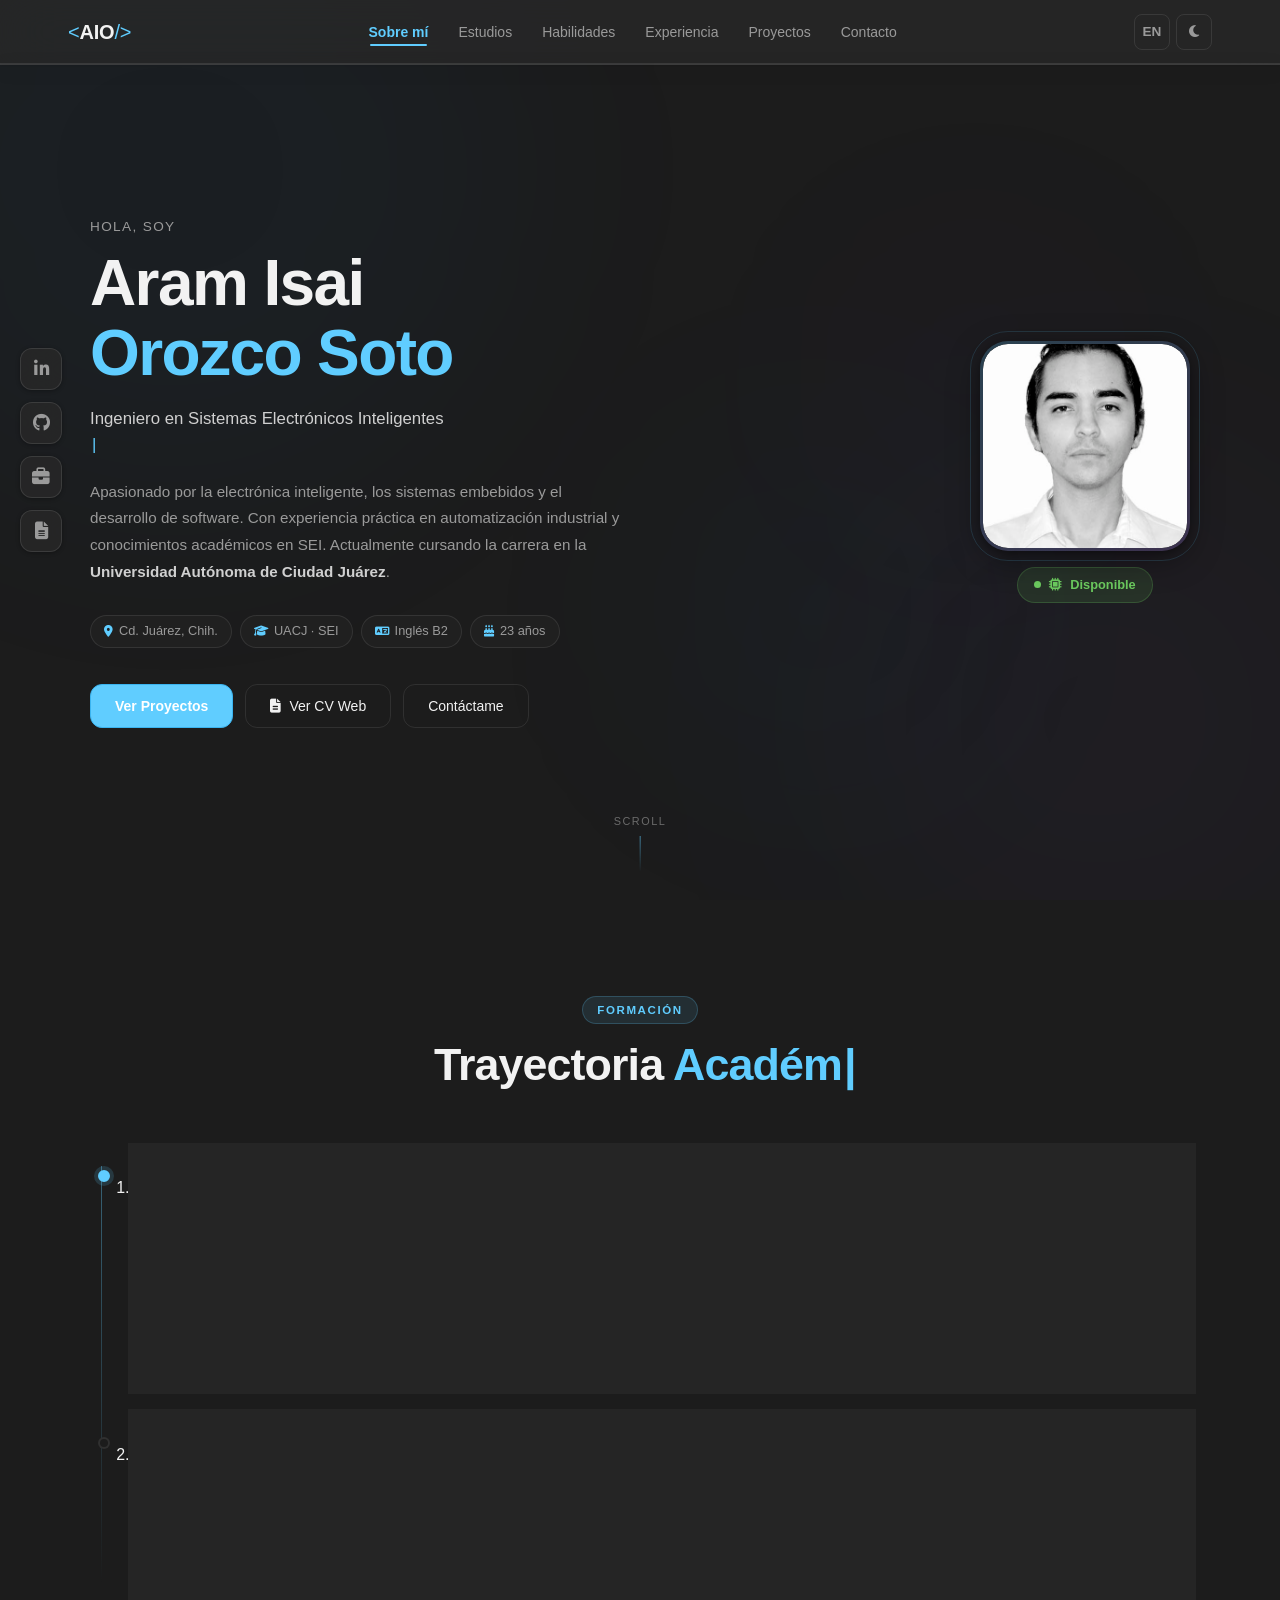
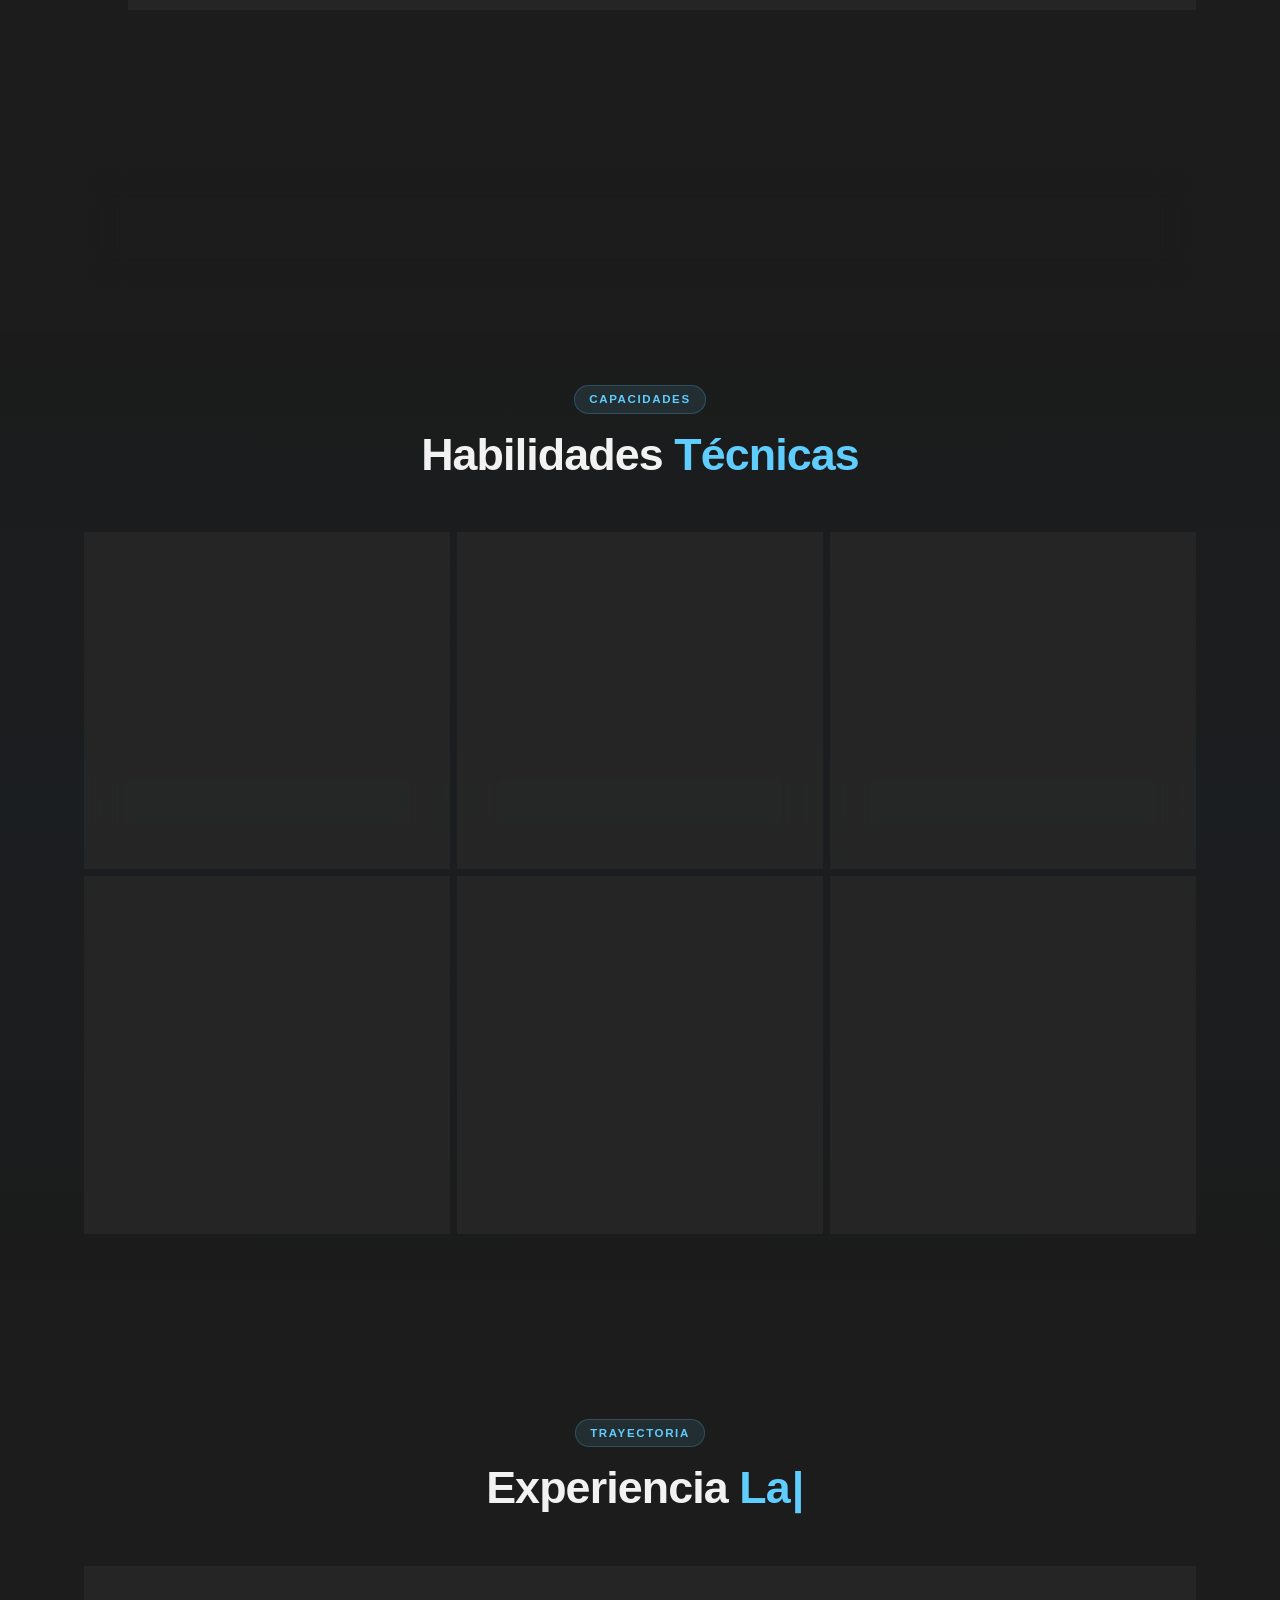
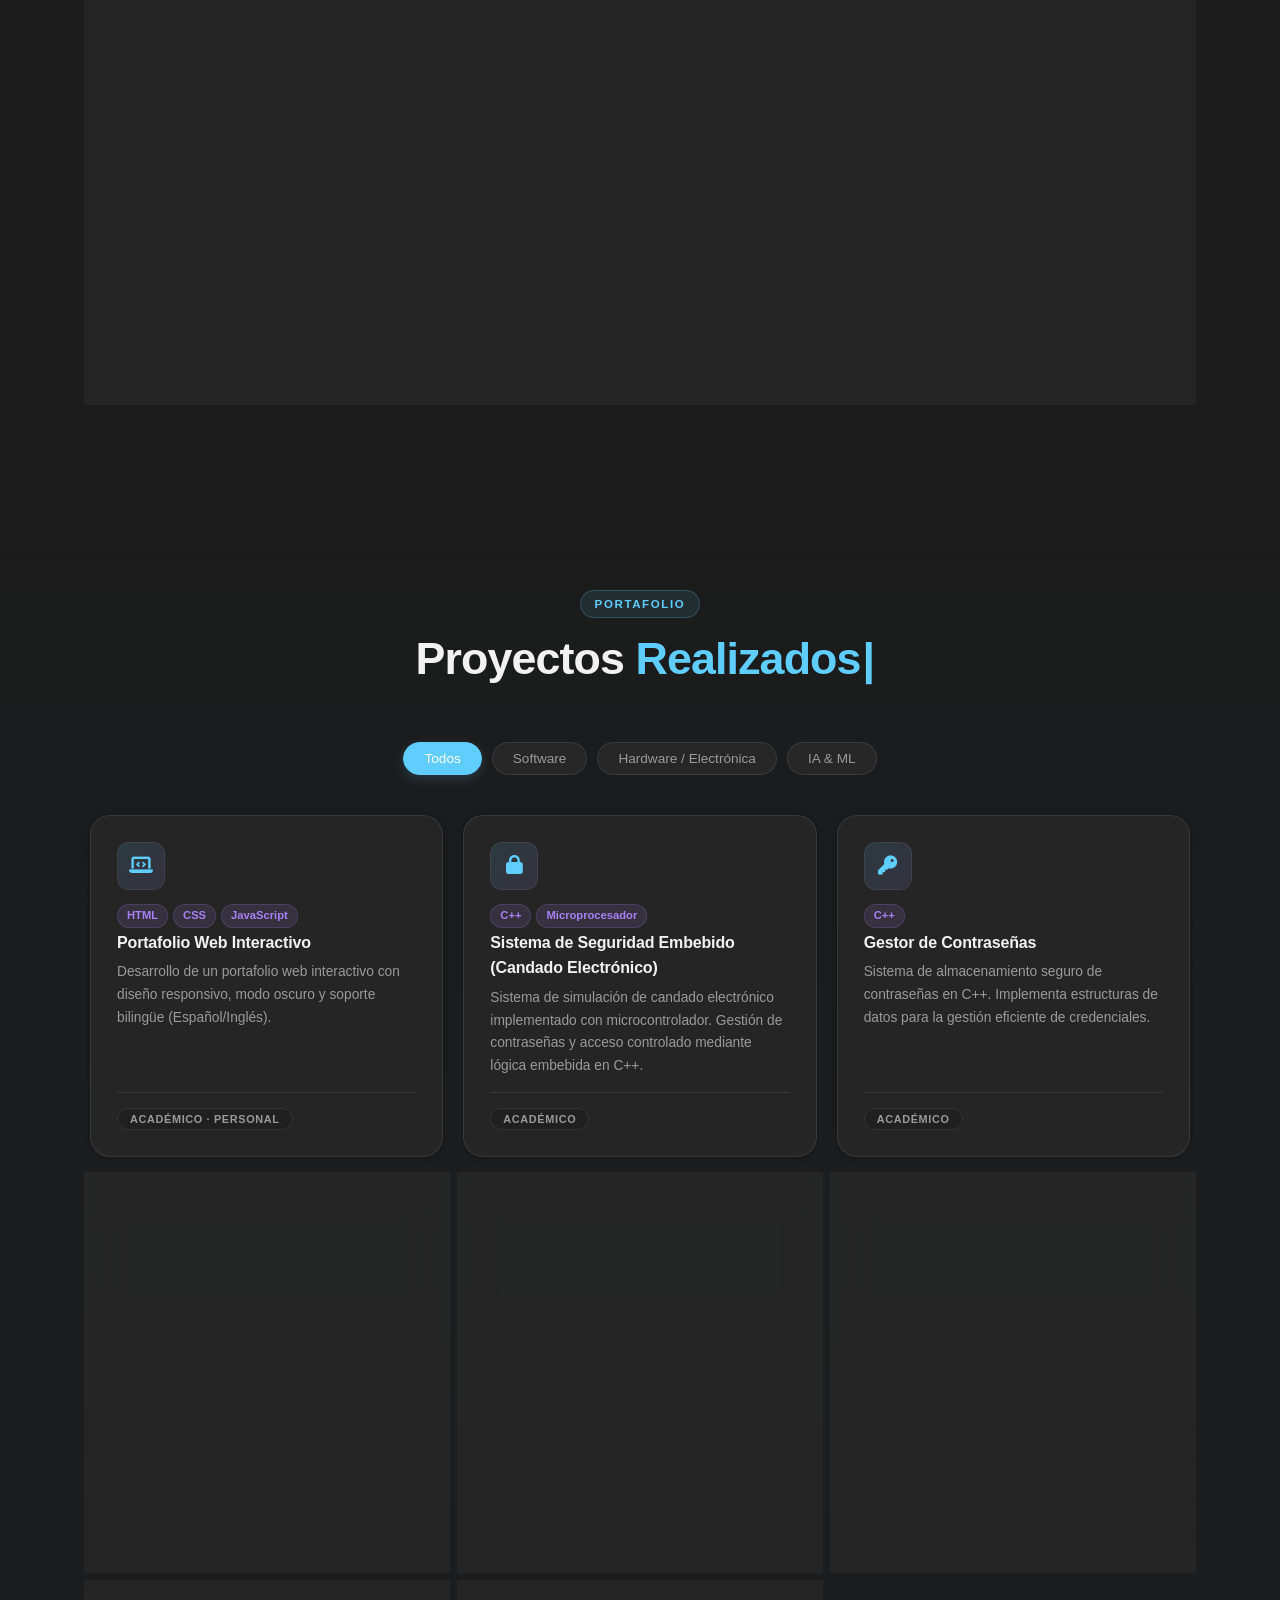
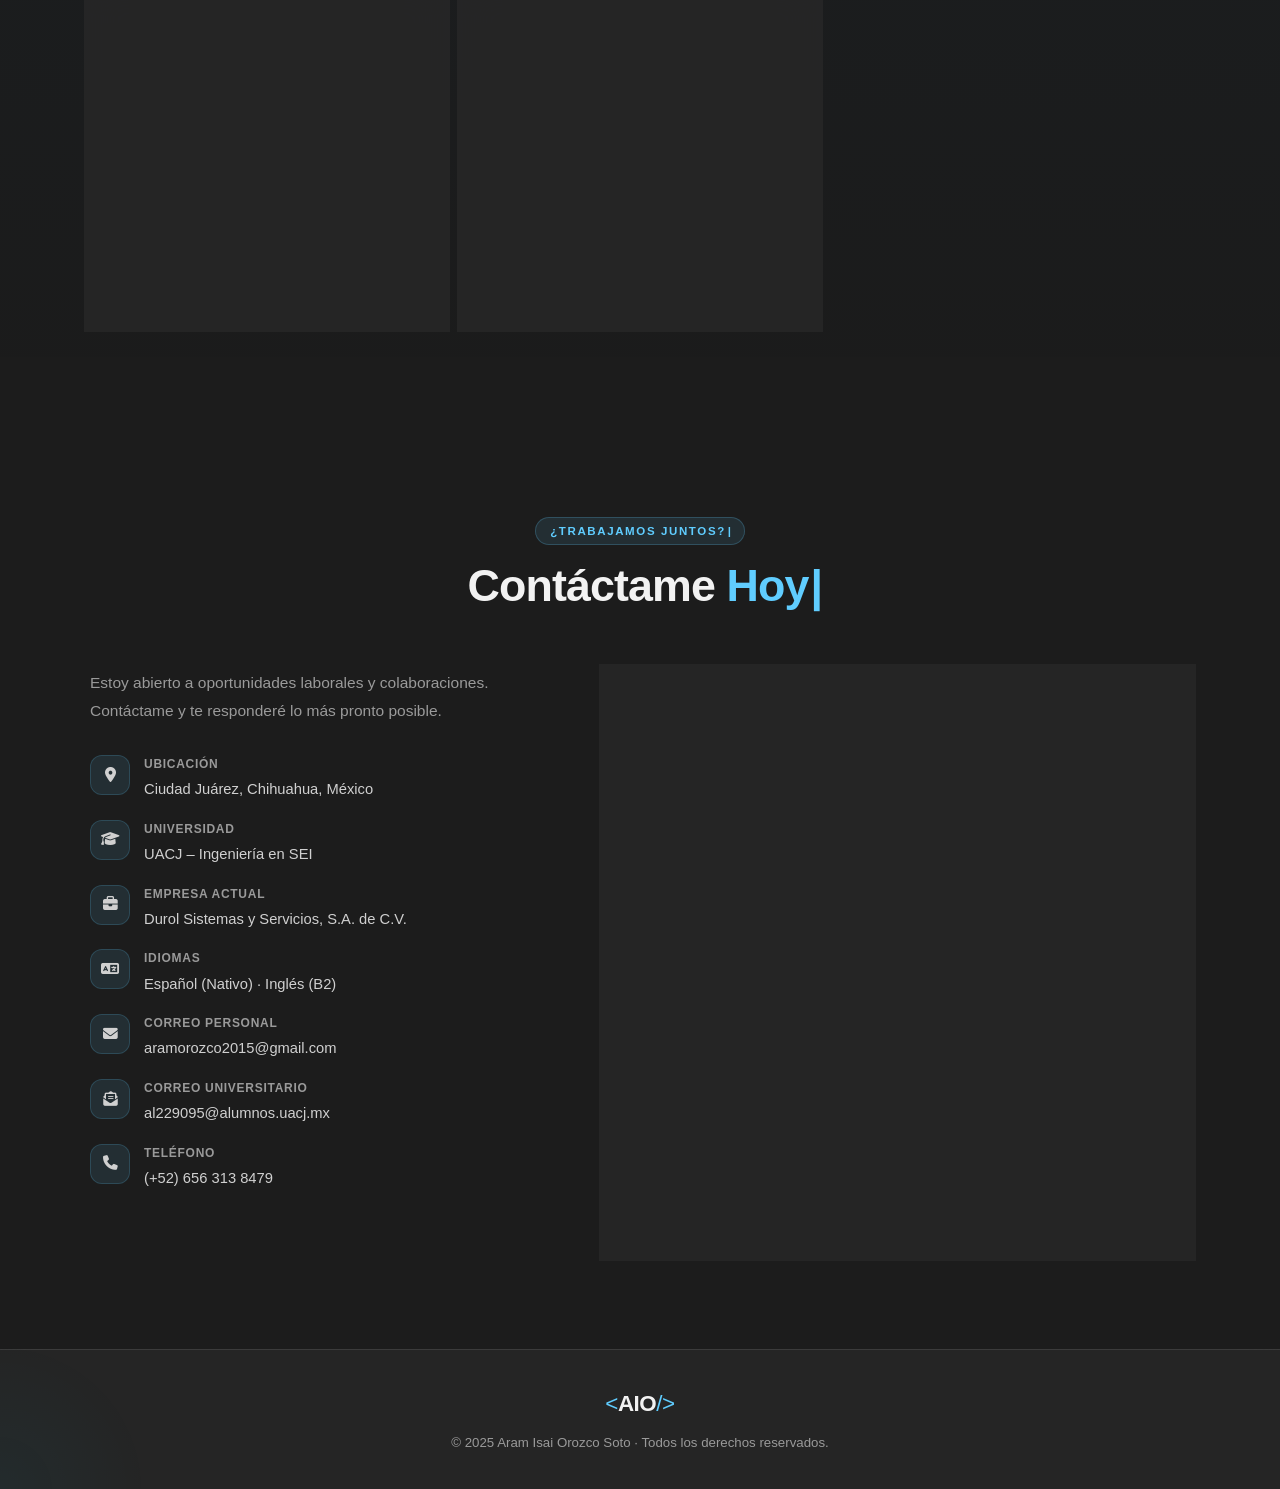
<file: index.html>
<!DOCTYPE html>
<html lang="es">

<head>
  <meta charset="UTF-8" />
  <meta name="viewport" content="width=device-width, initial-scale=1.0" />
  <title>Aram Isai Orozco Soto | Portafolio</title>
  <link rel="stylesheet" href="styles.css" />
  <link rel="stylesheet" href="https://cdnjs.cloudflare.com/ajax/libs/font-awesome/6.5.0/css/all.min.css" />
</head>

<body>
  <!-- PRELOADER -->
  <div id="preloader">
    <div class="preloader-content">
      <div class="logo-preloader">
        <span class="logo-bracket">&lt;</span>AIO<span class="logo-bracket">/&gt;</span>
      </div>
      <div class="loader-bar"></div>
    </div>
  </div>

  <!-- PROGRESS BAR -->
  <div id="scroll-progress"></div>

  <!-- SOCIAL SIDEBAR -->
  <aside class="social-sidebar">
    <a href="https://www.linkedin.com" target="_blank" aria-label="LinkedIn" class="social-side-link"
      data-tooltip="Perfil de LinkedIn">
      <i class="fab fa-linkedin-in"></i>
    </a>
    <a href="https://github.com/aramorozco2026-ops" target="_blank" aria-label="GitHub" class="social-side-link"
      data-tooltip="Repositorio de GitHub">
      <i class="fab fa-github"></i>
    </a>
    <a href="https://www.indeed.com" target="_blank" aria-label="Indeed" class="social-side-link"
      data-tooltip="Perfil de Indeed">
      <i class="fas fa-briefcase"></i>
    </a>
    <a href="cv.html" aria-label="Ver CV" class="social-side-link" title="Ver CV" data-tooltip="Ver CV">
      <i class="fas fa-file-alt"></i>
    </a>
  </aside>

  <!-- FONDO ANIMADO -->
  <div class="bg-orbs">
    <div class="orb orb-1"></div>
    <div class="orb orb-2"></div>
    <div class="orb orb-3"></div>
    <div class="orb orb-4"></div>
  </div>

  <!-- ==================== HEADER / NAV ==================== -->
  <header id="header">
    <div class="nav-container">
      <div class="logo">
        <span class="logo-bracket">&lt;</span>AIO<span class="logo-bracket">/&gt;</span>
      </div>

      <!-- NAV DESKTOP -->
      <nav>
        <ul id="nav-list">
          <li><a href="#sobre-mi" class="nav-link">Sobre mí</a></li>
          <li><a href="#estudios" class="nav-link">Estudios</a></li>
          <li><a href="#habilidades" class="nav-link">Habilidades</a></li>
          <li><a href="#experiencia" class="nav-link">Experiencia</a></li>
          <li><a href="#proyectos" class="nav-link">Proyectos</a></li>
          <li><a href="#contacto" class="nav-link">Contacto</a></li>
        </ul>
      </nav>

      <div class="nav-actions">
        <!-- LANG TOGGLE -->
        <button id="lang-toggle" aria-label="Cambiar idioma">
          <span id="lang-text">EN</span>
        </button>
        <!-- DARK/LIGHT TOGGLE -->
        <button id="theme-toggle" aria-label="Cambiar tema">
          <i class="fas fa-moon" id="theme-icon"></i>
        </button>
        <!-- HAMBURGUESA -->
        <button id="hamburger" aria-label="Menú" aria-expanded="false">
          <span></span><span></span><span></span>
        </button>
      </div>
    </div>

    <!-- MOBILE MENU -->
    <div id="mobile-menu" aria-hidden="true">
      <ul>
        <li><a href="#sobre-mi" class="mob-link">Sobre mí</a></li>
        <li><a href="#estudios" class="mob-link">Estudios</a></li>
        <li><a href="#habilidades" class="mob-link">Habilidades</a></li>
        <li><a href="#experiencia" class="mob-link">Experiencia</a></li>
        <li><a href="#proyectos" class="mob-link">Proyectos</a></li>
        <li><a href="#contacto" class="mob-link">Contacto</a></li>
      </ul>
    </div>
  </header>

  <main>

    <!-- ==================== HERO / SOBRE MÍ ==================== -->
    <section id="sobre-mi" class="hero-section">
      <div class="hero-inner">
        <div class="hero-text fade-in">
          <p class="hero-greeting">Hola, soy</p>
          <h1 class="hero-name typewriter">Aram Isai<br><span class="accent">Orozco Soto</span></h1>
          <p class="hero-title typewriter">Ingeniero en Sistemas Electrónicos Inteligentes<br>
            <span class="hero-sub">Técnico en Automatización y Integración Industrial · Desarrollador</span>
          </p>
          <p class="hero-desc">
            Apasionado por la electrónica inteligente, los sistemas embebidos y el desarrollo de software.
            Con experiencia práctica en automatización industrial y conocimientos académicos en SEI.
            Actualmente cursando la carrera en la <strong>Universidad Autónoma de Ciudad Juárez</strong>.
          </p>
          <div class="hero-tags">
            <span class="tag"><i class="fas fa-map-marker-alt"></i> Cd. Juárez, Chih.</span>
            <span class="tag"><i class="fas fa-graduation-cap"></i> UACJ · SEI</span>
            <span class="tag"><i class="fas fa-language"></i> Inglés B2</span>
            <span class="tag"><i class="fas fa-birthday-cake"></i> 23 años</span>
          </div>
          <div class="hero-ctas">
            <a href="#proyectos" class="btn-primary">Ver Proyectos</a>
            <a href="cv.html" class="btn-ghost"><i class="fas fa-file-alt"></i> Ver CV Web</a>
            <a href="#contacto" class="btn-ghost">Contáctame</a>
          </div>
        </div>

        <div class="hero-avatar fade-in delay-2">
          <div class="avatar-ring">
            <label for="avatar-upload" class="avatar-placeholder" id="avatar-container" style="cursor: pointer;"
              title="Haz clic para cambiar foto">
              <img id="user-avatar-img" src="perfil.JPG" alt="Avatar"
                style="display: block; width: 100%; height: 100%; object-fit: cover; border-radius: inherit;">
              <i class="fas fa-user" id="avatar-icon" style="display: none;"></i>
            </label>
            <input type="file" id="avatar-upload" accept="image/*" style="display: none;">
          </div>
          <div class="avatar-badge">
            <i class="fas fa-microchip"></i> Disponible
          </div>
        </div>
      </div>

      <div class="scroll-hint">
        <span>Scroll</span>
        <div class="scroll-line"></div>
      </div>
    </section>

    <!-- ==================== ESTUDIOS ==================== -->
    <section id="estudios" class="section">
      <div class="section-inner">
        <div class="section-header fade-in">
          <span class="section-label typewriter">Formación</span>
          <h2 class="section-title typewriter" data-en="Academic <span class='accent'>Trajectory</span>">Trayectoria
            <span class="accent">Académica</span>
          </h2>
        </div>

        <div class="timeline fade-in">
          <ol class="timeline-list">
            <li class="timeline-item active">
              <div class="timeline-dot"></div>
              <div class="glass-card timeline-card">
                <div class="tl-header">
                  <div>
                    <h3>Ingeniería en Sistemas Electrónicos Inteligentes (SEI)</h3>
                    <p class="tl-institute">Universidad Autónoma de Ciudad Juárez (UACJ)</p>
                  </div>
                  <span class="tl-badge current">En curso</span>
                </div>
                <p class="tl-period"><i class="fas fa-calendar-alt"></i> 2022 – Actualidad · 3 años completados</p>
                <p class="tl-desc">
                  Carrera enfocada en la implementación de sistemas electrónicos inteligentes para la solución
                  a problemas complejos de la ingeniería, aplicando la electrónica, diseño de
                  semiconductores, desarrollo de software, inteligencia artificial, la electromovilidad,
                  Internet de las cosas y tecnologías emergentes.
                </p>
                <div class="tl-skills">
                  <span>Sistemas Embebidos</span>
                  <span>Electrónica Analógica y Digital</span>
                  <span>Programación Avanzada</span>
                  <span>Machine Learning</span>
                  <span>Diseño de Circuitos</span>
                  <span>Matemática para IA</span>
                  <span>IoT</span>
                </div>
              </div>
            </li>
            <li class="timeline-item">
              <div class="timeline-dot"></div>
              <div class="glass-card timeline-card">
                <div class="tl-header">
                  <div>
                    <h3>Preparatoria</h3>
                    <p class="tl-institute">Colegio Alejandro Magno</p>
                  </div>
                  <span class="tl-badge">Completado</span>
                </div>
                <p class="tl-period"><i class="fas fa-calendar-alt"></i> 2017 - 2020</p>
                <p class="tl-desc">Formación media superior con orientación hacia ciencias exactas e ingeniería.</p>
              </div>
            </li>
          </ol>
        </div>
      </div>
    </section>

    <!-- ==================== BANNER CV ==================== -->
    <section class="section section-cv-download" style="padding: 40px 28px 0px;">
      <div class="section-inner">
        <div class="glass-card cv-banner-card fade-in">
          <div class="cv-banner-content">
            <div class="cv-icon-box">
              <i class="fas fa-address-card"></i>
            </div>
            <div class="cv-text-box">
              <h3>¿Quieres ver mi perfil completo?</h3>
              <p>Puedes consultar mi currículum interactivo en versión web y exportarlo a PDF desde allí.</p>
            </div>
            <div class="cv-banner-buttons">
              <a href="cv.html" class="btn-primary">
                <i class="fas fa-eye"></i> Ver CV Web
              </a>
            </div>
          </div>
        </div>
      </div>
    </section>

    <!-- ==================== HABILIDADES ==================== -->
    <section id="habilidades" class="section section-alt">
      <div class="section-inner">
        <div class="section-header fade-in">
          <span class="section-label typewriter">Capacidades</span>
          <h2 class="section-title typewriter" data-en="Technical <span class='accent'>Skills</span>">Habilidades <span
              class="accent">Técnicas</span></h2>
        </div>

        <div class="skills-grid fade-in">

          <!-- PROGRAMACIÓN -->
          <article class="glass-card skill-card">
            <div class="skill-icon"><i class="fas fa-code"></i></div>
            <h3>Programación</h3>
            <dl class="skill-dl">
              <dt>Web Full Stack</dt>
              <dd>HTML · CSS · JavaScript</dd>
              <dt>Lenguajes de Propósito General</dt>
              <dd>C · C++ · Python · MATLAB </dd>
              <dt>Embebido &amp; Hardware</dt>
              <dd>MicroPython · Ensamblador · NumPy · VHDL</dd>
            </dl>
          </article>

          <!-- SISTEMAS EMBEBIDOS -->
          <article class="glass-card skill-card">
            <div class="skill-icon"><i class="fas fa-microchip"></i></div>
            <h3>Sistemas Embebidos</h3>
            <dl class="skill-dl">
              <dt>Microprocesadores</dt>
              <dd>Implementación y programación directa sobre hardware</dd>
              <dt>Integración Hardware/Software</dt>
              <dd>Electrónica y lógica de control</dd>
              <dt>Programación de Microcontroladores</dt>
              <dd>Ensamblador · Microcontroladores PIC · ESP32 </dd>
            </dl>
          </article>

          <!-- MACHINE LEARNING -->
          <article class="glass-card skill-card">
            <div class="skill-icon"><i class="fas fa-brain"></i></div>
            <h3>Machine Learning</h3>
            <dl class="skill-dl">
              <dt>Modelos Clasificadores</dt>
              <dd>Implementación en Python (Pandas, PyTorch, NumPy)</dd>
              <dt>Modelos Predictivos</dt>
              <dd>Análisis y predicción de conjuntos de datos</dd>
              <dt>Álgebra Lineal Aplicada</dt>
              <dd>Base matemática para IA</dd>
            </dl>
          </article>

          <!-- ELECTRÓNICA -->
          <article class="glass-card skill-card">
            <div class="skill-icon"><i class="fas fa-bolt"></i></div>
            <h3>Electrónica Analógica &amp; Digital</h3>
            <dl class="skill-dl">
              <dt>Sistemas y Circuitos Digitales</dt>
              <dd>Diseño y simulación de sistemas lógicos · Lógica binaria · Aplicación de álgebra booleana</dd>
              <dt>VHDL</dt>
              <dd>Programación y diseño de hardware en FPGA</dd>
              <dt>Electrónica Básica</dt>
              <dd>Uso de componentes electrónicos y diseño de circuitos para prácticas académicas</dd>
            </dl>
          </article>

          <!-- AUTOMATIZACIÓN -->
          <article class="glass-card skill-card">
            <div class="skill-icon"><i class="fas fa-industry"></i></div>
            <h3>Automatización Industrial</h3>
            <dl class="skill-dl">
              <dt>Gabinetes Eléctricos y de Control</dt>
              <dd>Construcción, armado y cableado</dd>
              <dt>Sistemas Neumáticos y Mecánicos</dt>
              <dd>Ensamblaje e integración de maquinaria para sector maquilador</dd>
              <dt>Diagnóstico de Fallas</dt>
              <dd>Detección y corrección técnica en el área industrial </dd>

          </article>

          <!-- COMPETENCIAS BLANDAS -->
          <article class="glass-card skill-card">
            <div class="skill-icon"><i class="fas fa-users-cog"></i></div>
            <h3>Competencias</h3>
            <dl class="skill-dl">
              <dt>Resolución de Problemas</dt>
              <dd>Pensamiento lógico y analítico</dd>
              <dt>Trabajo en Equipo</dt>
              <dd>Adaptabilidad en entornos industriales</dd>
              <dt>Idiomas</dt>
              <dd>Español (Nativo) · Inglés (B2)</dd>
            </dl>
          </article>

        </div>
      </div>
    </section>

    <!-- ==================== EXPERIENCIA ==================== -->
    <section id="experiencia" class="section">
      <div class="section-inner">
        <div class="section-header fade-in">
          <span class="section-label typewriter">Trayectoria</span>
          <h2 class="section-title typewriter" data-en="Work <span class='accent'>Experience</span>">Experiencia
            <span class="accent">Laboral</span>
          </h2>
        </div>

        <div class="exp-container fade-in">
          <article class="glass-card exp-card">
            <div class="exp-header">
              <div class="exp-logo"><i class="fas fa-cogs"></i></div>
              <div class="exp-info">
                <h3>Técnico en Automatización e Integración Industrial</h3>
                <p class="exp-company">Durol Sistemas y Servicios, S.A. de C.V. · Ciudad Juárez, Chihuahua</p>
                <p class="exp-period">
                  <i class="fas fa-clock"></i> 1 año
                  <span class="exp-badge finished">Concluido</span>
                </p>
              </div>
            </div>
            <div class="exp-body">
              <p>Participación activa en el diseño y fabricación de maquinaria y líneas de producción
                para la industria maquiladora de la región.</p>
              <ul class="exp-list">
                <li><i class="fas fa-check-circle"></i> Construcción, armado y cableado de gabinetes eléctricos</li>
                <li><i class="fas fa-check-circle"></i> Interpretación y análisis de diagramas eléctricos</li>
                <li><i class="fas fa-check-circle"></i> Ensamblaje de sistemas eléctricos y neumáticos</li>
                <li><i class="fas fa-check-circle"></i> Fabricación de maquinaria para industria maquiladora</li>
                <li><i class="fas fa-check-circle"></i> Diagnóstico, detección y corrección de fallas técnicas</li>
                <li><i class="fas fa-check-circle"></i> Uso de herramientas especializadas en automatización industrial
                </li>
                <li><i class="fas fa-check-circle"></i> Programación de PLC básico</li>
              </ul>
            </div>
          </article>
        </div>
      </div>
    </section>

    <!-- ==================== PROYECTOS ==================== -->
    <section id="proyectos" class="section section-alt">
      <div class="section-inner">
        <div class="section-header fade-in">
          <span class="section-label typewriter">Portafolio</span>
          <h2 class="section-title typewriter">Proyectos <span class="accent">Realizados</span></h2>
        </div>

        <!-- FILTROS DE PROYECTOS -->
        <div class="filter-container fade-in">
          <button class="filter-btn active" data-filter="all">Todos</button>
          <button class="filter-btn" data-filter="software">Software</button>
          <button class="filter-btn" data-filter="hardware">Hardware / Electrónica</button>
          <button class="filter-btn" data-filter="ml">IA & ML</button>
        </div>


        <div class="projects-grid fade-in">

          <article class="glass-card project-card" data-category="software">
            <div class="project-icon"><i class="fas fa-laptop-code"></i></div>
            <div class="project-content">
              <div class="project-tags"><span>HTML</span><span>CSS</span><span>JavaScript</span></div>
              <h3>Portafolio Web Interactivo</h3>
              <p>Desarrollo de un portafolio web interactivo con diseño responsivo,
                modo oscuro y soporte bilingüe (Español/Inglés). </p>
            </div>
            <div class="project-footer">
              <span class="proj-type">Académico · Personal</span>
            </div>
          </article>

          <article class="glass-card project-card" data-category="hardware">
            <div class="project-icon"><i class="fas fa-lock"></i></div>
            <div class="project-content">
              <div class="project-tags"><span>C++</span><span>Microprocesador</span></div>
              <h3>Sistema de Seguridad Embebido (Candado Electrónico)</h3>
              <p>Sistema de simulación de candado electrónico implementado con microcontrolador.
                Gestión de contraseñas y acceso controlado mediante lógica embebida en C++.</p>
            </div>
            <div class="project-footer">
              <span class="proj-type">Académico</span>
            </div>
          </article>

          <article class="glass-card project-card" data-category="software">
            <div class="project-icon"><i class="fas fa-key"></i></div>
            <div class="project-content">
              <div class="project-tags"><span>C++</span></div>
              <h3>Gestor de Contraseñas</h3>
              <p>Sistema de almacenamiento seguro de contraseñas en C++.
                Implementa estructuras de datos para la gestión eficiente de credenciales.</p>
            </div>
            <div class="project-footer">
              <span class="proj-type">Académico</span>
            </div>
          </article>

          <article class="glass-card project-card" data-category="hardware">
            <div class="project-icon"><i class="fas fa-guitar"></i></div>
            <div class="project-content">
              <div class="project-tags"><span>Electrónica</span><span>Diodos</span></div>
              <h3>Pedal de Distorsión Analógico</h3>
              <p>Diseño y construcción de un sistema de procesamiento de audio analógico mediante redes de diodos,
                aplicando filtrado de señales y principios de electrónica analógica para aplicaciones musicales.</p>
            </div>
            <div class="project-footer">
              <span class="proj-type">Académico · Personal</span>
            </div>
          </article>

          <article class="glass-card project-card" data-category="hardware">
            <div class="project-icon"><i class="fas fa-sitemap"></i></div>
            <div class="project-content">
              <div class="project-tags"><span>VHDL</span><span>FPGA</span><span>Basys3</span></div>
              <h3>Lógica Digital en VHDL</h3>
              <p>Desarrollo de programas de lógica digital con uso de tarjeta FPGA modelo Basys3.
                Diseño de circuitos combinacionales y secuenciales para la demostración práctica y comprensión.</p>
            </div>
            <div class="project-footer">
              <span class="proj-type">Académico</span>
            </div>
          </article>

          <article class="glass-card project-card" data-category="hardware">
            <div class="project-icon"><i class="fas fa-calculator"></i></div>
            <div class="project-content">
              <div class="project-tags"><span>MicroPython</span><span>ESP32</span><span>HTML/CSS</span></div>
              <h3>Diseño de programas con ESP32 y electrónica analógica</h3>
              <p>Programas de lógica matemática implementados sobre microprocesadores
                empleando MicroPython para control, procesamiento numérico con uso de interfaces programadas vía HTML y
                uso de bibliotecas como FLASK y similares. </p>
            </div>
            <div class="project-footer">
              <span class="proj-type">Académico</span>
            </div>
          </article>

          <article class="glass-card project-card" data-category="hardware">
            <div class="project-icon"><i class="fas fa-terminal"></i></div>
            <div class="project-content">
              <div class="project-tags"><span>Ensamblador</span><span>Hardware</span></div>
              <h3>Programas en Ensamblador</h3>
              <p>Desarrollo de programas básicos en lenguaje ensamblador para control y
                comprensión profunda del hardware a bajo nivel para la demostración práctica y de comprensión básica del
                lenguaje.</p>
            </div>
            <div class="project-footer">
              <span class="proj-type">Académico</span>
            </div>
          </article>

          <article class="glass-card project-card" data-category="ml">
            <div class="project-icon"><i class="fas fa-brain"></i></div>
            <div class="project-content">
              <div class="project-tags"><span>Python</span><span>Machine Learning</span></div>
              <h3>Modelos de ML</h3>
              <p>Implementación de clasificadores y modelos predictivos de datos usando
                Python. Aplicación de técnicas de Machine Learning para análisis y predicción.</p>
            </div>
            <div class="project-footer">
              <span class="proj-type">Académico</span>
            </div>
          </article>

        </div>
      </div>
    </section>

    <!-- ==================== CONTACTO ==================== -->
    <section id="contacto" class="section">
      <div class="section-inner">
        <div class="section-header fade-in">
          <span class="section-label typewriter">¿Trabajamos juntos?</span>
          <h2 class="section-title typewriter">Contáctame <span class="accent">Hoy</span></h2>
        </div>

        <div class="contact-layout fade-in">
          <div class="contact-info">
            <p class="contact-intro">
              Estoy abierto a oportunidades laborales y colaboraciones. Contáctame y te responderé lo más pronto
              posible.
            </p>
            <ul class="contact-list">
              <li>
                <span class="contact-icon"><i class="fas fa-map-marker-alt"></i></span>
                <div>
                  <strong>Ubicación</strong>
                  <span>Ciudad Juárez, Chihuahua, México</span>
                </div>
              </li>
              <li>
                <span class="contact-icon"><i class="fas fa-graduation-cap"></i></span>
                <div>
                  <strong>Universidad</strong>
                  <span>UACJ – Ingeniería en SEI</span>
                </div>
              </li>
              <li>
                <span class="contact-icon"><i class="fas fa-briefcase"></i></span>
                <div>
                  <strong>Empresa Actual</strong>
                  <span>Durol Sistemas y Servicios, S.A. de C.V.</span>
                </div>
              </li>
              <li>
                <span class="contact-icon"><i class="fas fa-language"></i></span>
                <div>
                  <strong>Idiomas</strong>
                  <span>Español (Nativo) · Inglés (B2)</span>
                </div>
              </li>
              <li>
                <span class="contact-icon"><i class="fas fa-envelope"></i></span>
                <div>
                  <strong>Correo Personal</strong>
                  <span>aramorozco2015@gmail.com</span>
                </div>
              </li>
              <li>
                <span class="contact-icon"><i class="fas fa-envelope-open-text"></i></span>
                <div>
                  <strong>Correo Universitario</strong>
                  <span>al229095@alumnos.uacj.mx</span>
                </div>
              </li>
              <li>
                <span class="contact-icon"><i class="fas fa-phone"></i></span>
                <div>
                  <strong>Teléfono</strong>
                  <span>(+52) 656 313 8479</span>
                </div>
              </li>
            </ul>
          </div>

          <form id="contact-form" class="glass-card contact-form" novalidate>
            <div class="form-group">
              <label for="nombre">Nombre completo *</label>
              <input type="text" id="nombre" name="nombre" placeholder="Tu nombre" required />
              <span class="field-error" id="error-nombre"></span>
            </div>
            <div class="form-group">
              <label for="email">Correo electrónico *</label>
              <input type="email" id="email" name="email" placeholder="tu@correo.com" required />
              <span class="field-error" id="error-email"></span>
            </div>
            <div class="form-group">
              <label for="asunto">Asunto *</label>
              <input type="text" id="asunto" name="asunto" placeholder="¿En qué puedo ayudarte?" required />
              <span class="field-error" id="error-asunto"></span>
            </div>
            <div class="form-group">
              <label for="mensaje">Mensaje *</label>
              <textarea id="mensaje" name="mensaje" placeholder="Escribe tu mensaje aquí..." rows="5"
                required></textarea>
              <span class="field-error" id="error-mensaje"></span>
            </div>
            <button type="submit" class="btn-primary btn-full">
              <i class="fas fa-paper-plane"></i> Enviar Mensaje
            </button>
            <div id="form-success" class="form-success" aria-live="polite"></div>
          </form>
        </div>
      </div>
    </section>

  </main>

  <!-- ==================== FOOTER ==================== -->
  <footer>
    <div class="footer-inner">
      <div class="footer-logo">
        <span class="logo-bracket">&lt;</span>AIO<span class="logo-bracket">/&gt;</span>
      </div>
      <p>© 2025 Aram Isai Orozco Soto · Todos los derechos reservados.</p>
    </div>
  </footer>

  <!-- BACK TO TOP BUTTON -->
  <button id="back-to-top" aria-label="Volver arriba">
    <i class="fas fa-arrow-up"></i>
  </button>

  <script src="script.js"></script>
</body>

</html>
</file>
<file: styles.css>
/* =======================================================
   ARAM ISAI OROZCO SOTO — PORTAFOLIO
   Estilo: Windows 11 · Minimalista Empresarial Moderno
======================================================= */

/* ── VARIABLES (Light mode default) ── */
:root {
  --bg:            #f3f3f3;
  --bg-2:          #ffffff;
  --bg-3:          #ebebeb;

  --mica:          rgba(255,255,255,0.72);
  --mica-border:   rgba(0,0,0,0.08);
  --mica-hover:    rgba(255,255,255,0.88);

  --text:          #1a1a1a;
  --text-2:        #3d3d3d;
  --text-muted:    #6e6e6e;
  --text-subtle:   #9e9e9e;

  --accent:        #0078d4;
  --accent-light:  #deecf9;
  --accent-dark:   #005a9e;
  --accent-glow:   rgba(0,120,212,0.14);

  --accent-2:      #7340d3;
  --accent-2-light:#ede8fa;

  --success:       #107c10;
  --success-light: #dff6dd;
  --error:         #c42b1c;

  --shadow-sm:     0 1px 4px rgba(0,0,0,0.08), 0 0 1px rgba(0,0,0,0.06);
  --shadow-md:     0 4px 16px rgba(0,0,0,0.10), 0 1px 3px rgba(0,0,0,0.06);
  --shadow-lg:     0 8px 32px rgba(0,0,0,0.12), 0 2px 6px rgba(0,0,0,0.07);
  --shadow-hover:  0 12px 40px rgba(0,0,0,0.14), 0 3px 8px rgba(0,0,0,0.08);

  --stroke:        rgba(0,0,0,0.08);
  --stroke-hover:  rgba(0,120,212,0.35);

  --r-xs:   4px;
  --r-sm:   8px;
  --r-md:   12px;
  --r-lg:   16px;
  --r-xl:   20px;
  --r-2xl:  28px;

  --nav-h:  64px;
  --transition: 0.2s cubic-bezier(0.4,0,0.2,1);
  --transition-slow: 0.35s cubic-bezier(0.4,0,0.2,1);
}

/* DARK THEME — activado cuando body NO tiene clase .light */
body:not(.light) {
  --bg:           #1c1c1c;
  --bg-2:         #272727;
  --bg-3:         #202020;
  --mica:         rgba(40,40,40,0.80);
  --mica-border:  rgba(255,255,255,0.10);
  --mica-hover:   rgba(58,58,58,0.90);

  --text:         #f2f2f2;
  --text-2:       #d0d0d0;
  --text-muted:   #9a9a9a;
  --text-subtle:  #6b6b6b;

  --accent:        #60cdff;
  --accent-light:  rgba(96,205,255,0.14);
  --accent-dark:   #3ab4f0;
  --accent-glow:   rgba(96,205,255,0.18);

  --accent-2:      #a981f5;
  --accent-2-light:rgba(169,129,245,0.14);

  --success:       #6ccb5f;
  --success-light: rgba(108,203,95,0.14);

  --stroke:        rgba(255,255,255,0.09);
  --stroke-hover:  rgba(96,205,255,0.40);

  --shadow-sm:     0 1px 4px rgba(0,0,0,0.30), 0 0 1px rgba(0,0,0,0.22);
  --shadow-md:     0 4px 16px rgba(0,0,0,0.34), 0 1px 3px rgba(0,0,0,0.22);
  --shadow-lg:     0 8px 32px rgba(0,0,0,0.40), 0 2px 6px rgba(0,0,0,0.26);
  --shadow-hover:  0 12px 40px rgba(0,0,0,0.46), 0 3px 8px rgba(0,0,0,0.28);
}

/* ── RESET & BASE ── */
*, *::before, *::after { box-sizing: border-box; margin: 0; padding: 0; }
html { scroll-behavior: smooth; font-size: 16px; }

body {
  font-family: 'Segoe UI', Arial, Helvetica, sans-serif;
  background: var(--bg);
  color: var(--text);
  line-height: 1.6;
  min-height: 100vh;
  overflow-x: hidden;
  transition: background var(--transition-slow), color var(--transition);
  -webkit-font-smoothing: antialiased;
}

a { color: inherit; text-decoration: none; }
ul { list-style: none; }
img { max-width: 100%; display: block; }

/* ── FONDO ANIMADO (orbs muy suaves tipo Mica) ── */
.bg-orbs {
  position: fixed; inset: 0;
  pointer-events: none; z-index: 0; overflow: hidden;
}
.orb {
  position: absolute; border-radius: 50%;
  filter: blur(120px); opacity: 0.5;
  animation: drift 28s ease-in-out infinite alternate;
}
.orb-1 { width:700px;height:700px;background:rgba(0,120,212,0.08);top:-180px;left:-180px;animation-duration:32s; }
.orb-2 { width:600px;height:600px;background:rgba(115,64,211,0.07);bottom:-120px;right:-120px;animation-duration:38s;animation-delay:-10s; }
.orb-3 { width:400px;height:400px;background:rgba(0,120,212,0.05);top:45%;left:48%;animation-duration:22s;animation-delay:-18s; }
.orb-4 { width:300px;height:300px;background:rgba(115,64,211,0.05);top:25%;right:12%;animation-duration:28s;animation-delay:-6s; }

@keyframes drift {
  from { transform: translate(0,0) scale(1); }
  to   { transform: translate(30px, 50px) scale(1.08); }
}

/* ── SCROLLBAR ── */
::-webkit-scrollbar { width: 4px; }
::-webkit-scrollbar-track { background: transparent; }
::-webkit-scrollbar-thumb { background: rgba(0,0,0,0.18); border-radius: 2px; }
body:not(.light) ::-webkit-scrollbar-thumb { background: rgba(255,255,255,0.18); }

/* ── SCROLL PROGRESS BAR ── */
#scroll-progress {
  position: fixed;
  top: 0;
  left: 0;
  width: 0%;
  height: 3px;
  background: var(--accent);
  z-index: 9999;
  transition: width 0.1s ease-out;
}

/* ── HEADER / NAV ── */
#header {
  position: fixed; top: 0; left: 0; right: 0; z-index: 100;
  height: var(--nav-h);
  background: var(--mica);
  backdrop-filter: blur(28px) saturate(1.6);
  -webkit-backdrop-filter: blur(28px) saturate(1.6);
  border-bottom: 1px solid var(--mica-border);
  transition: background var(--transition), box-shadow var(--transition);
}
#header.scrolled { box-shadow: var(--shadow-sm); }

/* ── SOCIAL SIDEBAR ── */
.social-sidebar {
  position: fixed;
  left: 20px;
  top: 50%;
  transform: translateY(-50%);
  display: flex;
  flex-direction: column;
  gap: 12px;
  z-index: 101;
}

.social-side-link {
  width: 42px;
  height: 42px;
  background: var(--mica);
  backdrop-filter: blur(12px);
  border: 1px solid var(--mica-border);
  border-radius: var(--r-md);
  display: flex;
  align-items: center;
  justify-content: center;
  color: var(--text-muted);
  font-size: 1.1rem;
  transition: all var(--transition);
  box-shadow: var(--shadow-sm);
}

.social-side-link:hover {
  background: var(--accent);
  color: #fff;
  border-color: var(--accent);
  transform: translateX(5px) scale(1.1);
  box-shadow: 0 4px 15px var(--accent-glow);
}

/* Custom Tooltips for Social Sidebar */
.social-side-link {
  position: relative;
}

.social-side-link::after {
  content: attr(data-tooltip);
  position: absolute;
  left: 56px;
  top: 50%;
  transform: translateY(-50%) translateX(-8px);
  background: rgba(0, 120, 212, 0.92); /* blue matching theme accent */
  color: #ffffff;
  font-family: inherit;
  font-size: 0.8rem;
  font-weight: 600;
  padding: 5px 12px;
  border-radius: var(--r-sm);
  white-space: nowrap;
  pointer-events: none;
  opacity: 0;
  visibility: hidden;
  transition: opacity var(--transition), transform var(--transition), visibility var(--transition), box-shadow var(--transition);
  box-shadow: 0 0 10px rgba(0, 120, 212, 0.4);
  border: 1px solid rgba(255, 255, 255, 0.15);
}

body:not(.light) .social-side-link::after {
  background: rgba(96, 205, 255, 0.92); /* lighter blue for dark mode */
  color: #1c1c1c;
  box-shadow: 0 0 12px rgba(96, 205, 255, 0.4);
  border: 1px solid rgba(0, 0, 0, 0.15);
}

.social-side-link:hover::after {
  opacity: 1;
  visibility: visible;
  transform: translateY(-50%) translateX(0);
  animation: tooltipGlow 1.5s infinite alternate;
}

@keyframes tooltipGlow {
  from {
    box-shadow: 0 0 8px rgba(0, 120, 212, 0.5), inset 0 0 4px rgba(255, 255, 255, 0.1);
  }
  to {
    box-shadow: 0 0 22px rgba(0, 120, 212, 0.9), inset 0 0 12px rgba(255, 255, 255, 0.3);
  }
}

body:not(.light) .social-side-link:hover::after {
  animation: tooltipGlowDark 1.5s infinite alternate;
}

@keyframes tooltipGlowDark {
  from {
    box-shadow: 0 0 8px rgba(96, 205, 255, 0.5), inset 0 0 4px rgba(255, 255, 255, 0.2);
  }
  to {
    box-shadow: 0 0 22px rgba(96, 205, 255, 0.9), inset 0 0 12px rgba(255, 255, 255, 0.4);
  }
}

@media (max-width: 1000px) {
  .social-sidebar { display: none; }
}

.nav-container {
  max-width: 1200px; margin: 0 auto;
  padding: 0 28px; height: 100%;
  display: flex; align-items: center; gap: 20px;
}

.logo {
  font-family: 'Segoe UI', Arial, Helvetica, sans-serif;
  font-size: 1.25rem; font-weight: 700;
  letter-spacing: -0.01em; white-space: nowrap; color: var(--text);
}
.logo-bracket { color: var(--accent); font-weight: 400; }

nav { flex: 1; }
#nav-list { display: flex; gap: 2px; justify-content: center; }

.nav-link {
  padding: 6px 14px; border-radius: var(--r-sm);
  font-size: 0.875rem; font-weight: 400; color: var(--text-muted);
  transition: color var(--transition), background var(--transition);
  position: relative;
}
.nav-link::after {
  content: ''; position: absolute;
  bottom: 0; left: 50%; right: 50%;
  height: 2px; background: var(--accent);
  border-radius: 1px;
  transition: left var(--transition), right var(--transition);
}
.nav-link:hover { color: var(--text); background: rgba(0,0,0,0.05); }
body:not(.light) .nav-link:hover { background: rgba(255,255,255,0.07); }
.nav-link:hover::after, .nav-link.active::after { left: 18%; right: 18%; }
.nav-link.active { color: var(--accent); font-weight: 600; }

.nav-actions { display: flex; align-items: center; gap: 6px; margin-left: auto; }

#theme-toggle, #lang-toggle {
  background: transparent; border: 1px solid var(--stroke);
  color: var(--text-muted); width: 36px; height: 36px;
  border-radius: var(--r-sm); cursor: pointer;
  display: flex; align-items: center; justify-content: center;
  font-size: 0.85rem; font-weight: 600;
  transition: background var(--transition), color var(--transition), border-color var(--transition);
}
#theme-toggle:hover, #lang-toggle:hover { background: rgba(0,120,212,0.08); color: var(--accent); border-color: var(--stroke-hover); }

#hamburger {
  display: none; flex-direction: column; justify-content: center;
  gap: 4px; background: none; border: none; cursor: pointer;
  padding: 8px; width: 36px; height: 36px;
}
#hamburger span { display: block; height: 1.5px; background: var(--text); border-radius: 1px; transition: all var(--transition); }
#hamburger.open span:nth-child(1) { transform: translateY(5.5px) rotate(45deg); }
#hamburger.open span:nth-child(2) { opacity: 0; }
#hamburger.open span:nth-child(3) { transform: translateY(-5.5px) rotate(-45deg); }

#mobile-menu {
  position: fixed; top: var(--nav-h); left: 0; right: 0;
  background: var(--mica);
  backdrop-filter: blur(28px) saturate(1.6);
  -webkit-backdrop-filter: blur(28px) saturate(1.6);
  border-bottom: 1px solid var(--mica-border);
  padding: 0; max-height: 0; overflow: hidden;
  transition: max-height 0.35s cubic-bezier(0.4,0,0.2,1), padding 0.3s;
  z-index: 99; box-shadow: var(--shadow-md);
}
#mobile-menu.open { max-height: 340px; padding: 12px 0 20px; }
#mobile-menu ul { display: flex; flex-direction: column; align-items: center; gap: 2px; }
.mob-link {
  display: block; padding: 10px 32px;
  font-size: 0.95rem; font-weight: 400; color: var(--text-muted);
  border-radius: var(--r-sm);
  transition: color var(--transition), background var(--transition);
}
.mob-link:hover { color: var(--accent); background: var(--accent-light); }
body:not(.light) .mob-link:hover { background: rgba(96,205,255,0.10); }

/* ── SURFACE CARD (Fluent Glass) ── */
.glass-card {
  position: relative;
  background: var(--mica);
  backdrop-filter: blur(16px);
  -webkit-backdrop-filter: blur(16px);
  border: 1px solid var(--stroke);
  border-radius: var(--r-xl);
  box-shadow: var(--shadow-sm);
  transition: background var(--transition), border-color var(--transition), transform 0.1s ease-out, box-shadow var(--transition-slow);
  transform-style: preserve-3d;
  perspective: 1000px;
}
.glass-card:hover {
  border-color: var(--stroke-hover);
  box-shadow: var(--shadow-hover);
}

/* ── SECTIONS ── */
main { position: relative; z-index: 1; }
.section { padding: 96px 28px; }
.section-alt { background: linear-gradient(180deg, transparent, rgba(0,120,212,0.025) 50%, transparent); }
.section-inner { max-width: 1100px; margin: 0 auto; }
.section-header { text-align: center; margin-bottom: 56px; }

.section-label {
  display: inline-block; font-size: 0.72rem; font-weight: 600;
  letter-spacing: 0.14em; text-transform: uppercase; color: var(--accent);
  padding: 4px 14px; border: 1px solid rgba(0,120,212,0.22);
  border-radius: var(--r-2xl); margin-bottom: 14px; background: var(--accent-light);
}
body:not(.light) .section-label { background: rgba(96,205,255,0.10); border-color: rgba(96,205,255,0.22); }

.section-title {
  font-family: 'Segoe UI', Arial, Helvetica, sans-serif;
  font-size: clamp(1.9rem, 4vw, 2.8rem); font-weight: 600;
  line-height: 1.2; color: var(--text); letter-spacing: -0.02em;
}
.accent { color: var(--accent); }

/* ── FADE IN ── */
.fade-in { opacity: 0; transform: translateY(20px); transition: opacity 0.55s ease, transform 0.55s ease; }
.fade-in.visible { opacity: 1; transform: translateY(0); }
.delay-2 { transition-delay: 0.15s; }

/* ── TYPEWRITER EFFECT ── */
.typewriter {
  visibility: hidden; /* Oculto hasta que el observer lo active */
}
.cursor {
  display: inline-block;
  width: 2px;
  margin-left: 2px;
  animation: blink 0.75s step-end infinite;
  color: var(--accent);
}
@keyframes blink {
  0%, 100% { opacity: 1; }
  50% { opacity: 0; }
}

/* ── HERO ── */
.hero-section {
  min-height: 100vh; display: flex; flex-direction: column;
  justify-content: center; padding: calc(var(--nav-h) + 60px) 28px 80px;
  position: relative;
}
.hero-inner {
  max-width: 1100px; margin: 0 auto; width: 100%;
  display: grid; grid-template-columns: 1fr auto;
  gap: 64px; align-items: center;
}

.hero-greeting {
  font-size: 0.85rem; color: var(--text-muted); font-weight: 400;
  margin-bottom: 10px; letter-spacing: 0.1em; text-transform: uppercase;
}
.hero-name {
  font-family: 'Segoe UI', Arial, Helvetica, sans-serif;
  font-size: clamp(2.4rem, 5.5vw, 4rem); font-weight: 700;
  line-height: 1.1; margin-bottom: 18px; letter-spacing: -0.025em; color: var(--text);
}
.hero-title { font-size: 1.05rem; font-weight: 400; color: var(--text-2); margin-bottom: 8px; line-height: 1.5; }
.hero-sub { font-size: 0.88rem; color: var(--text-muted); font-weight: 400; }
.hero-desc { max-width: 540px; color: var(--text-muted); margin: 22px 0 30px; font-size: 0.95rem; line-height: 1.75; }
.hero-desc strong { color: var(--text-2); font-weight: 600; }

.hero-tags { display: flex; flex-wrap: wrap; gap: 8px; margin-bottom: 36px; }
.tag {
  display: inline-flex; align-items: center; gap: 6px;
  padding: 5px 13px; background: var(--bg-3); border: 1px solid var(--stroke);
  border-radius: var(--r-2xl); font-size: 0.8rem; color: var(--text-muted);
  transition: background var(--transition), border-color var(--transition), color var(--transition);
}
.tag:hover { background: var(--accent-light); border-color: rgba(0,120,212,0.22); color: var(--accent-dark); }
body:not(.light) .tag:hover { background: rgba(96,205,255,0.10); color: var(--accent); }
.tag i { color: var(--accent); font-size: 0.72rem; }

.hero-ctas { display: flex; gap: 12px; flex-wrap: wrap; }

/* BUTTONS */
.btn-primary {
  display: inline-flex; align-items: center; gap: 8px;
  padding: 10px 24px; background: var(--accent); color: #fff;
  font-weight: 600; font-size: 0.875rem; border-radius: var(--r-md);
  border: 1px solid var(--accent-dark); cursor: pointer;
  transition: background var(--transition), transform var(--transition), box-shadow var(--transition);
  font-family: 'Segoe UI', Arial, Helvetica, sans-serif;
}
.btn-primary:hover { background: var(--accent-dark); transform: translateY(-1px); box-shadow: 0 6px 20px rgba(0,120,212,0.30); }
.btn-primary:active { transform: translateY(0); }

.btn-ghost {
  display: inline-flex; align-items: center; gap: 8px;
  padding: 10px 24px; background: transparent; color: var(--text);
  font-weight: 400; font-size: 0.875rem; border-radius: var(--r-md);
  border: 1px solid var(--stroke); cursor: pointer;
  transition: all var(--transition);
  font-family: 'Segoe UI', Arial, Helvetica, sans-serif;
}
.btn-ghost:hover { border-color: var(--stroke-hover); color: var(--accent); background: var(--accent-light); }
body:not(.light) .btn-ghost:hover { background: rgba(96,205,255,0.08); }

/* AVATAR */
.hero-avatar { position: relative; display: flex; flex-direction: column; align-items: center; gap: 16px; }
.avatar-ring {
  width: 210px; height: 210px; border-radius: var(--r-2xl);
  background: linear-gradient(145deg, var(--accent-light), var(--accent-2-light));
  padding: 3px; position: relative; box-shadow: var(--shadow-lg);
}
body:not(.light) .avatar-ring { background: linear-gradient(145deg, rgba(96,205,255,0.22), rgba(169,129,245,0.22)); }
.avatar-ring::before {
  content: ''; position: absolute; inset: -10px;
  border-radius: calc(var(--r-2xl) + 10px);
  border: 1px solid rgba(0,120,212,0.14);
  animation: spin 24s linear infinite;
}
body:not(.light) .avatar-ring::before { border-color: rgba(96,205,255,0.14); }
@keyframes spin { to { transform: rotate(360deg); } }

.avatar-placeholder {
  width: 100%; height: 100%; border-radius: calc(var(--r-2xl) - 3px);
  background: var(--bg-2); display: flex; align-items: center;
  justify-content: center; font-size: 4rem; color: var(--text-subtle);
  overflow: hidden;
}

.avatar-badge {
  display: inline-flex; align-items: center; gap: 8px;
  padding: 7px 16px; background: var(--success-light);
  border: 1px solid rgba(16,124,16,0.18); border-radius: var(--r-2xl);
  font-size: 0.8rem; font-weight: 600; color: var(--success);
}
body:not(.light) .avatar-badge { background: rgba(108,203,95,0.12); border-color: rgba(108,203,95,0.22); }
.avatar-badge::before {
  content: ''; width: 7px; height: 7px; background: var(--success);
  border-radius: 50%; animation: pulse 2.2s infinite;
}
@keyframes pulse {
  0%,100% { opacity: 1; box-shadow: 0 0 0 0 rgba(16,124,16,0.4); }
  50% { opacity: 0.7; box-shadow: 0 0 0 4px rgba(16,124,16,0); }
}

.scroll-hint {
  position: absolute; bottom: 28px; left: 50%; transform: translateX(-50%);
  display: flex; flex-direction: column; align-items: center; gap: 6px;
  color: var(--text-subtle); font-size: 0.68rem; letter-spacing: 0.14em; text-transform: uppercase;
}
.scroll-line {
  width: 1px; height: 36px;
  background: linear-gradient(to bottom, var(--accent), transparent);
  animation: scrollAnim 2s ease-in-out infinite; opacity: 0.6;
}
@keyframes scrollAnim {
  0%,100% { transform: scaleY(1); opacity: 0.6; }
  50% { transform: scaleY(0.5); opacity: 0.2; }
}

/* ── TIMELINE ── */
.timeline-list { position: relative; padding-left: 44px; }
.timeline-list::before {
  content: ''; position: absolute; left: 11px; top: 18px; bottom: 18px;
  width: 1px; background: linear-gradient(to bottom, var(--accent), transparent); opacity: 0.4;
}
.timeline-item { position: relative; margin-bottom: 28px; }
.timeline-dot {
  position: absolute; left: -36px; top: 22px;
  width: 12px; height: 12px; background: var(--bg);
  border: 2px solid var(--stroke); border-radius: 50%;
  transition: border-color var(--transition), background var(--transition);
}
.timeline-item.active .timeline-dot {
  border-color: var(--accent); background: var(--accent);
  box-shadow: 0 0 0 4px var(--accent-light);
}
body:not(.light) .timeline-item.active .timeline-dot { box-shadow: 0 0 0 4px rgba(96,205,255,0.16); }
.timeline-card { padding: 26px 28px; }

.tl-header { display: flex; justify-content: space-between; align-items: flex-start; gap: 16px; margin-bottom: 10px; }
.tl-header h3 {
  font-family: 'Segoe UI', Arial, Helvetica, sans-serif;
  font-size: 1.05rem; font-weight: 600; color: var(--text); letter-spacing: -0.01em;
}
.tl-institute { font-size: 0.85rem; color: var(--accent); margin-top: 3px; }

.tl-badge, .exp-badge, .proj-type {
  font-size: 0.7rem; font-weight: 600; letter-spacing: 0.06em;
  text-transform: uppercase; padding: 4px 12px; border-radius: var(--r-2xl); white-space: nowrap;
}
.tl-badge.current { background: var(--accent-light); color: var(--accent-dark); border: 1px solid rgba(0,120,212,0.18); }
body:not(.light) .tl-badge.current { background: rgba(96,205,255,0.12); color: var(--accent); border-color: rgba(96,205,255,0.22); }
.tl-badge { background: var(--bg-3); color: var(--text-muted); border: 1px solid var(--stroke); }

.tl-period { font-size: 0.8rem; color: var(--text-muted); margin-bottom: 12px; display: flex; align-items: center; gap: 6px; }
.tl-period i { color: var(--accent); }
.tl-desc { color: var(--text-muted); font-size: 0.9rem; margin-bottom: 16px; line-height: 1.65; }
.tl-skills { display: flex; flex-wrap: wrap; gap: 6px; }
.tl-skills span {
  font-size: 0.74rem; font-weight: 600; padding: 3px 10px;
  background: var(--accent-light); border: 1px solid rgba(0,120,212,0.18);
  border-radius: var(--r-2xl); color: var(--accent-dark);
}
body:not(.light) .tl-skills span { background: rgba(96,205,255,0.10); border-color: rgba(96,205,255,0.20); color: var(--accent); }

/* ── SKILLS GRID ── */
.skills-grid { display: grid; grid-template-columns: repeat(3, 1fr); gap: 20px; }
.skill-card { padding: 26px; }
.skill-icon {
  width: 48px; height: 48px; background: var(--accent-light);
  border: 1px solid rgba(0,120,212,0.16); border-radius: var(--r-md);
  display: flex; align-items: center; justify-content: center;
  font-size: 1.2rem; color: var(--accent); margin-bottom: 16px;
  transition: background var(--transition), box-shadow var(--transition), color var(--transition);
}
body:not(.light) .skill-icon { background: rgba(96,205,255,0.10); border-color: rgba(96,205,255,0.18); }
.skill-card:hover .skill-icon { background: var(--accent); color: #fff; box-shadow: 0 4px 14px rgba(0,120,212,0.30); }
body:not(.light) .skill-card:hover .skill-icon { background: var(--accent); color: #1c1c1c; }

.skill-card h3 {
  font-family: 'Segoe UI', Arial, Helvetica, sans-serif;
  font-size: 1rem; font-weight: 600; margin-bottom: 14px; color: var(--text); letter-spacing: -0.01em;
}
.skill-dl dt { font-size: 0.76rem; font-weight: 600; letter-spacing: 0.04em; text-transform: uppercase; color: var(--accent); margin-top: 10px; }
.skill-dl dd { font-size: 0.86rem; color: var(--text-muted); margin: 2px 0 0; line-height: 1.5; }

/* ── EXPERIENCE ── */
.exp-card { padding: 30px; }
.exp-header { display: flex; gap: 18px; align-items: flex-start; margin-bottom: 22px; }
.exp-logo {
  width: 52px; height: 52px; background: var(--accent-2-light);
  border: 1px solid rgba(115,64,211,0.18); border-radius: var(--r-md);
  display: flex; align-items: center; justify-content: center;
  font-size: 1.3rem; color: var(--accent-2); flex-shrink: 0;
}
body:not(.light) .exp-logo { background: rgba(169,129,245,0.12); border-color: rgba(169,129,245,0.20); }
.exp-info h3 {
  font-family: 'Segoe UI', Arial, Helvetica, sans-serif;
  font-size: 1.15rem; font-weight: 600; margin-bottom: 4px; letter-spacing: -0.01em; color: var(--text);
}
.exp-company { font-size: 0.88rem; color: var(--accent); margin-bottom: 6px; }
.exp-period { font-size: 0.8rem; color: var(--text-muted); display: flex; align-items: center; gap: 8px; flex-wrap: wrap; }
.exp-period i { color: var(--accent-2); }
.exp-badge { background: var(--success-light); color: var(--success); border: 1px solid rgba(16,124,16,0.18); }
body:not(.light) .exp-badge { background: rgba(108,203,95,0.12); border-color: rgba(108,203,95,0.22); }
.exp-badge.finished, body:not(.light) .exp-badge.finished {
  background: var(--bg-3);
  color: var(--text-muted);
  border: 1px solid var(--stroke);
}
.exp-body p { color: var(--text-muted); margin-bottom: 16px; font-size: 0.93rem; line-height: 1.7; }
.exp-list { display: flex; flex-direction: column; gap: 9px; }
.exp-list li { display: flex; gap: 10px; align-items: flex-start; font-size: 0.88rem; color: var(--text-muted); }
.exp-list li i { color: var(--accent); margin-top: 2px; flex-shrink: 0; font-size: 0.78rem; }

/* ── PROJECTS GRID ── */
.filter-container {
  display: flex;
  justify-content: center;
  gap: 10px;
  margin-bottom: 40px;
  flex-wrap: wrap;
}

.filter-btn {
  background: var(--bg-2);
  border: 1px solid var(--stroke);
  padding: 8px 20px;
  border-radius: var(--r-2xl);
  font-size: 0.85rem;
  font-weight: 500;
  color: var(--text-muted);
  cursor: pointer;
  transition: all var(--transition);
}

.filter-btn:hover {
  border-color: var(--accent);
  color: var(--accent);
}

.filter-btn.active {
  background: var(--accent);
  color: #fff;
  border-color: var(--accent);
  box-shadow: 0 4px 12px var(--accent-glow);
}

.projects-grid { display: grid; grid-template-columns: repeat(3, 1fr); gap: 20px; }
.projects-grid.filtering .project-card {
  transition: opacity 0.3s ease, transform 0.3s ease, visibility 0.3s;
}
.project-card.hidden {
  display: none;
}
.project-card { padding: 26px; display: flex; flex-direction: column; gap: 14px; }
.project-icon {
  width: 48px; height: 48px;
  background: linear-gradient(135deg, var(--accent-light), var(--accent-2-light));
  border: 1px solid rgba(0,0,0,0.06); border-radius: var(--r-md);
  display: flex; align-items: center; justify-content: center;
  font-size: 1.2rem; color: var(--accent);
  transition: box-shadow var(--transition), transform var(--transition);
}
body:not(.light) .project-icon { background: linear-gradient(135deg, rgba(96,205,255,0.12), rgba(169,129,245,0.12)); border-color: rgba(255,255,255,0.07); }
.project-card:hover .project-icon { transform: scale(1.06); box-shadow: 0 4px 16px rgba(0,120,212,0.22); }

.project-tags { display: flex; flex-wrap: wrap; gap: 5px; margin-bottom: 2px; }
.project-tags span {
  font-size: 0.7rem; font-weight: 600; padding: 2px 9px;
  background: var(--accent-2-light); border: 1px solid rgba(115,64,211,0.16);
  border-radius: var(--r-2xl); color: var(--accent-2);
}
body:not(.light) .project-tags span { background: rgba(169,129,245,0.12); border-color: rgba(169,129,245,0.20); color: var(--accent-2); }
.project-content h3 {
  font-family: 'Segoe UI', Arial, Helvetica, sans-serif;
  font-size: 1rem; font-weight: 600; margin-bottom: 6px; color: var(--text); letter-spacing: -0.01em;
}
.project-content p { font-size: 0.86rem; color: var(--text-muted); line-height: 1.65; }
.project-footer { margin-top: auto; padding-top: 12px; border-top: 1px solid var(--stroke); }
.proj-type { background: var(--bg-3); color: var(--text-muted); border: 1px solid var(--stroke); font-size: 0.68rem; }

/* ── CONTACT ── */
.contact-layout { display: grid; grid-template-columns: 1fr 1.25fr; gap: 48px; align-items: start; }
.contact-intro { color: var(--text-muted); font-size: 0.97rem; line-height: 1.8; margin-bottom: 30px; }
.contact-list { display: flex; flex-direction: column; gap: 18px; }
.contact-list li { display: flex; gap: 14px; align-items: flex-start; }
.contact-icon {
  width: 40px; height: 40px; background: var(--accent-light);
  border: 1px solid rgba(0,120,212,0.16); border-radius: var(--r-md);
  display: flex; align-items: center; justify-content: center;
  color: var(--accent); flex-shrink: 0; font-size: 0.9rem;
}
body:not(.light) .contact-icon { background: rgba(96,205,255,0.10); border-color: rgba(96,205,255,0.18); }
.contact-list strong { display: block; font-size: 0.75rem; font-weight: 600; letter-spacing: 0.06em; text-transform: uppercase; color: var(--text-muted); margin-bottom: 2px; }
.contact-list span { font-size: 0.92rem; color: var(--text-2); }

.contact-form { padding: 32px; }
.form-group { display: flex; flex-direction: column; gap: 6px; margin-bottom: 18px; }
.form-group label { font-size: 0.78rem; font-weight: 600; letter-spacing: 0.05em; text-transform: uppercase; color: var(--text-muted); }
.form-group input,
.form-group textarea {
  background: var(--bg); border: 1px solid var(--stroke); border-radius: var(--r-md);
  padding: 10px 14px; color: var(--text);
  font-family: 'Segoe UI', Arial, Helvetica, sans-serif; font-size: 0.93rem;
  transition: border-color var(--transition), box-shadow var(--transition), background var(--transition);
  outline: none; resize: vertical;
}
.form-group input:focus,
.form-group textarea:focus {
  border-color: var(--accent); background: var(--bg-2);
  box-shadow: 0 0 0 3px var(--accent-light);
}
body:not(.light) .form-group input:focus,
body:not(.light) .form-group textarea:focus { box-shadow: 0 0 0 3px rgba(96,205,255,0.14); }
.form-group input.error,
.form-group textarea.error { border-color: var(--error); box-shadow: 0 0 0 3px rgba(196,43,28,0.10); }
.field-error { font-size: 0.75rem; color: var(--error); min-height: 16px; }
.btn-full { width: 100%; justify-content: center; }
.form-success {
  margin-top: 14px; padding: 12px 16px; background: var(--success-light);
  border: 1px solid rgba(16,124,16,0.22); border-radius: var(--r-md);
  color: var(--success); font-size: 0.88rem; font-weight: 600; display: none;
}
body:not(.light) .form-success { background: rgba(108,203,95,0.12); border-color: rgba(108,203,95,0.22); }
.form-success.visible { display: block; }

/* ── CONTACT ANIMATIONS ── */
.fa-paper-plane.flying {
  animation: flyOff 0.8s forwards;
}

@keyframes flyOff {
  0% { transform: translate(0,0) scale(1); opacity: 1; }
  30% { transform: translate(-5px, 5px) scale(0.9); }
  100% { transform: translate(100px, -100px) scale(0.5); opacity: 0; }
}

.btn-primary .fa-check {
  animation: popIn 0.4s cubic-bezier(0.175, 0.885, 0.32, 1.275);
}

@keyframes popIn {
  from { transform: scale(0); }
  to { transform: scale(1); }
}

/* ── FOOTER ── */
footer {
  position: relative; z-index: 1; padding: 36px 28px;
  background: var(--mica);
  backdrop-filter: blur(20px); -webkit-backdrop-filter: blur(20px);
  border-top: 1px solid var(--mica-border); text-align: center;
}
.footer-inner { max-width: 1100px; margin: 0 auto; }
footer .footer-logo {
  font-family: 'Segoe UI', Arial, Helvetica, sans-serif;
  font-size: 1.4rem; font-weight: 700; margin-bottom: 10px; letter-spacing: -0.02em;
}
footer p { font-size: 0.83rem; color: var(--text-muted); }
.footer-sub { margin-top: 5px; font-size: 0.78rem !important; }
.footer-sub .accent { font-size: 0.75rem; }

/* ── PRELOADER ── */
#preloader {
  position: fixed; inset: 0; z-index: 99999;
  background: var(--bg); display: flex;
  align-items: center; justify-content: center;
  transition: opacity 0.6s ease, visibility 0.6s ease;
}
#preloader.fade-out { opacity: 0; visibility: hidden; }
.preloader-content { text-align: center; }
.logo-preloader {
  font-family: 'Segoe UI', Arial, Helvetica, sans-serif;
  font-size: 2.5rem; font-weight: 700; color: var(--text);
  margin-bottom: 20px; animation: pulseLogo 1.5s infinite;
}
.logo-preloader .logo-bracket { color: var(--accent); font-weight: 400; }
@keyframes pulseLogo {
  0%, 100% { opacity: 1; transform: scale(1); }
  50% { opacity: 0.6; transform: scale(0.95); }
}
.loader-bar {
  width: 120px; height: 3px; background: var(--stroke);
  border-radius: 3px; margin: 0 auto; overflow: hidden; position: relative;
}
.loader-bar::after {
  content: ''; position: absolute; left: 0; top: 0; height: 100%;
  width: 40px; background: var(--accent); border-radius: 3px;
  animation: loadAnim 1s ease-in-out infinite alternate;
}
@keyframes loadAnim {
  0% { transform: translateX(-40px); }
  100% { transform: translateX(120px); }
}

/* ── BACK TO TOP ── */
#back-to-top {
  position: fixed; bottom: 30px; right: 30px; z-index: 100;
  width: 44px; height: 44px; border-radius: 50%;
  background: var(--accent); color: #fff;
  border: none; cursor: pointer; display: flex;
  align-items: center; justify-content: center; font-size: 1.1rem;
  box-shadow: 0 4px 14px var(--accent-glow);
  opacity: 0; visibility: hidden; transform: translateY(20px);
  transition: all var(--transition);
}
#back-to-top.visible { opacity: 1; visibility: visible; transform: translateY(0); }
#back-to-top:hover { transform: translateY(-4px); background: var(--accent-dark); }
@media (max-width: 900px) { #back-to-top { bottom: 20px; right: 20px; } }

/* ── CV BANNER ── */
.cv-banner-card {
  padding: 32px 40px;
  background: linear-gradient(135deg, var(--mica), rgba(0,120,212,0.04));
}
.cv-banner-content {
  display: grid;
  grid-template-columns: auto 1fr auto;
  align-items: center;
  gap: 28px;
}
.cv-icon-box {
  width: 54px;
  height: 54px;
  background: var(--accent-light);
  border: 1px solid rgba(0,120,212,0.16);
  border-radius: var(--r-md);
  display: flex;
  align-items: center;
  justify-content: center;
  font-size: 1.5rem;
  color: var(--accent);
}
body:not(.light) .cv-icon-box {
  background: rgba(96,205,255,0.12);
  border-color: rgba(96,205,255,0.18);
}
.cv-text-box h3 {
  font-family: 'Segoe UI', Arial, Helvetica, sans-serif;
  font-size: 1.15rem;
  font-weight: 600;
  color: var(--text);
  margin-bottom: 4px;
}
.cv-text-box p {
  font-size: 0.9rem;
  color: var(--text-muted);
}
.cv-download-btn {
  white-space: nowrap;
}
.cv-banner-buttons {
  display: flex;
  gap: 12px;
  flex-wrap: wrap;
}
.cv-banner-buttons .btn-ghost {
  background: var(--bg-2);
  border-color: var(--stroke);
}
@media (max-width: 900px) {
  .cv-banner-buttons {
    justify-content: center;
  }
}

/* ── RESPONSIVE ── */
@media (max-width: 900px) {
  #nav-list { display: none; }
  #hamburger { display: flex; }
  .hero-inner { grid-template-columns: 1fr; text-align: center; }
  .hero-avatar { order: -1; }
  .hero-desc { margin: 18px auto 24px; }
  .hero-tags { justify-content: center; }
  .hero-ctas { justify-content: center; }
  .skills-grid { grid-template-columns: repeat(2, 1fr); }
  .projects-grid { grid-template-columns: repeat(2, 1fr); }
  .contact-layout { grid-template-columns: 1fr; }
  .cv-banner-content {
    grid-template-columns: 1fr;
    text-align: center;
    justify-items: center;
    gap: 20px;
  }
}

@media (max-width: 600px) {
  .section { padding: 64px 16px; }
  .skills-grid { grid-template-columns: 1fr; }
  .projects-grid { grid-template-columns: 1fr; }
  .hero-name { font-size: 2.1rem; }
  .tl-header { flex-direction: column; }
}
</file>
